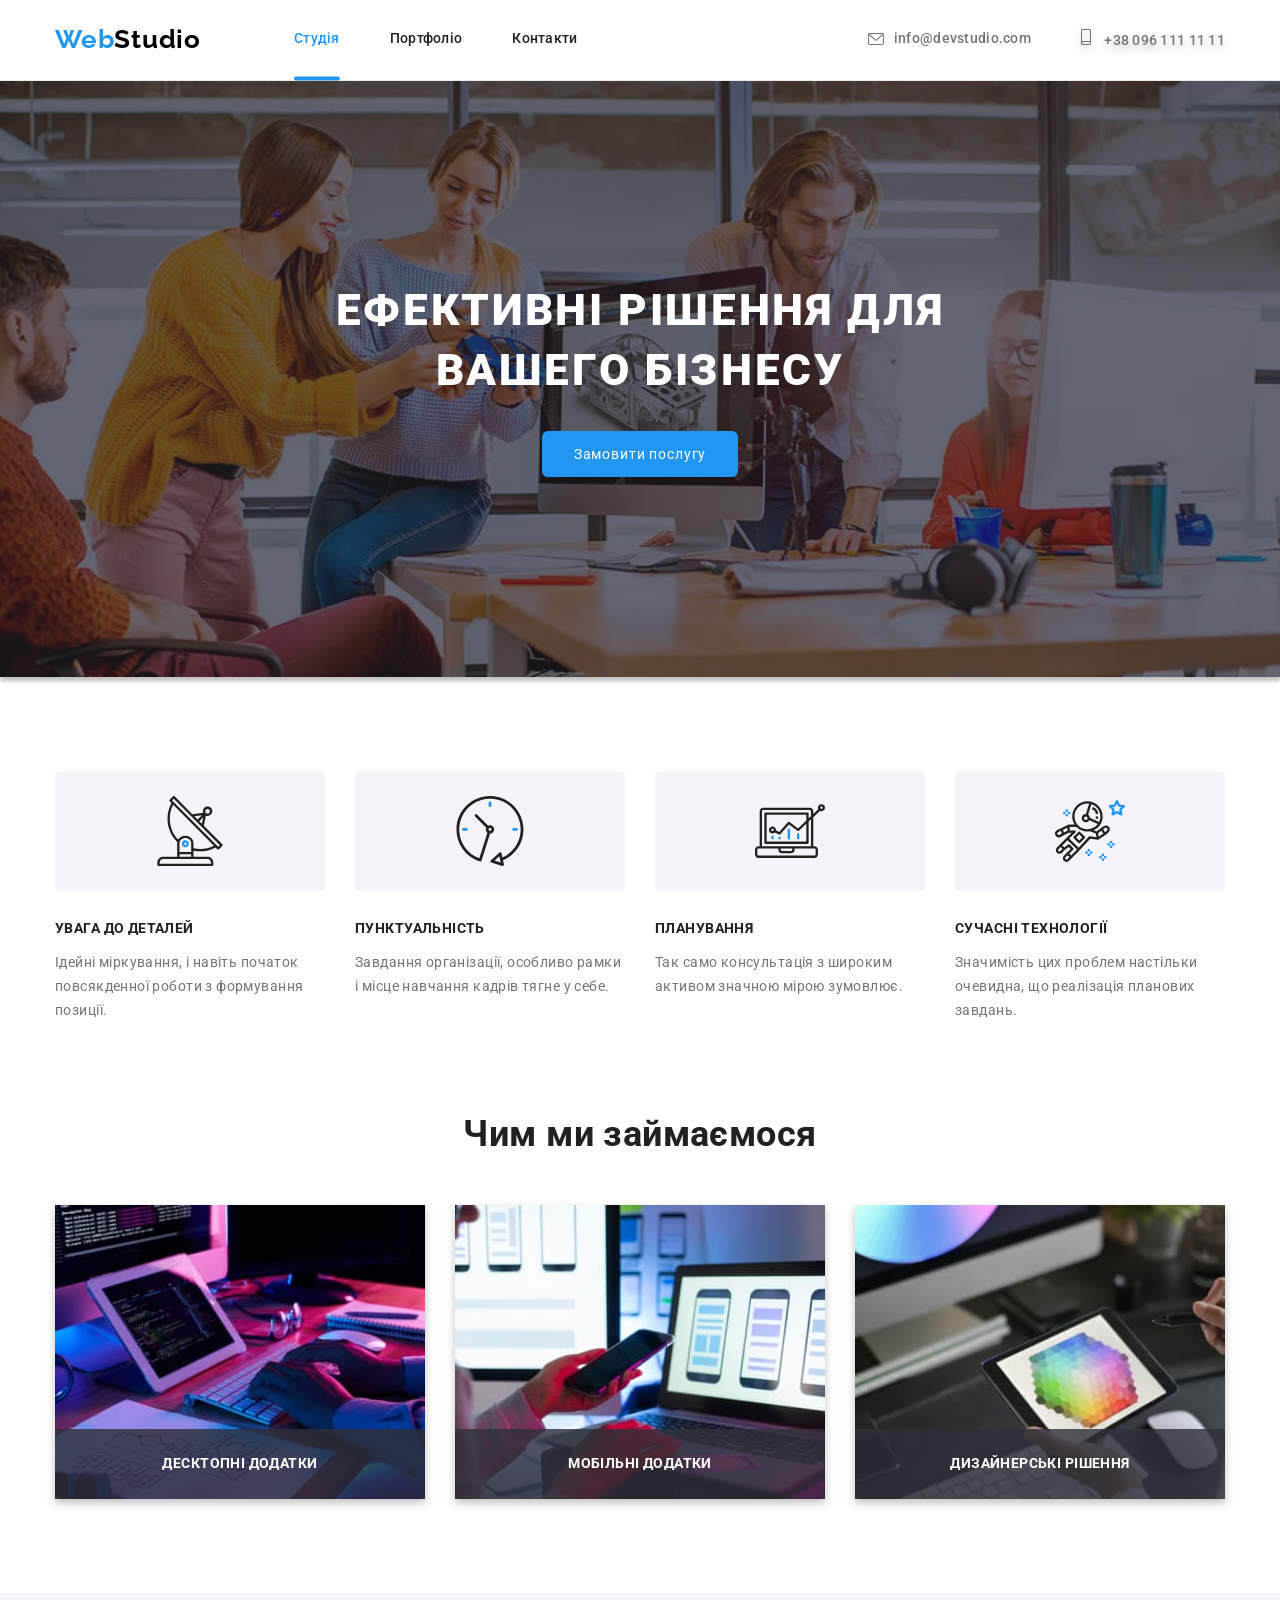
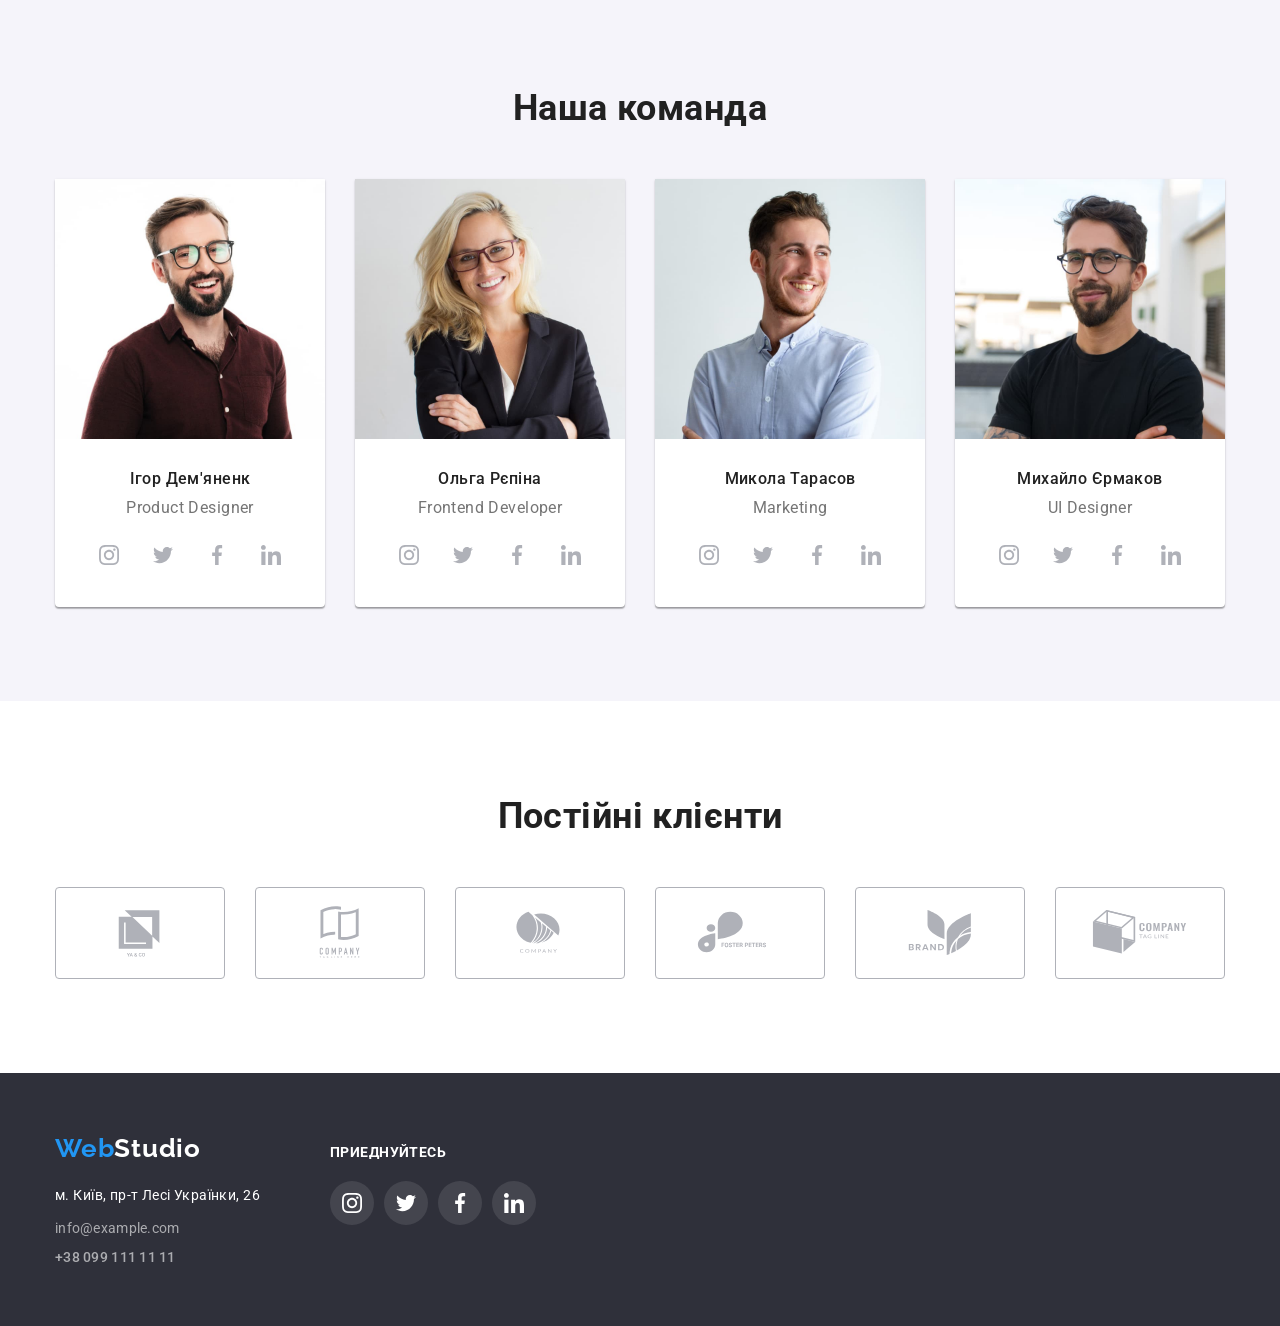
<file: index.html>
<!DOCTYPE html>

<html lang="ua">
  <head>
    <meta charset="UTF-8" />
    <meta http-equiv="X-UA-Compatible" content="IE=edge" />
    <meta name="viewport" content="width=device-width, initial-scale-1.0" />
    <title>Вебстудия</title>
    <link
      rel="stylesheet"
      href="https://cdn.jsdelivr.net/npm/modern-normalize@1.1.0/modern-normalize.min.css"
    />
    <link rel="preconnect" href="https://fonts.googleapis.com" />
    <link rel="preconnect" href="https://fonts.gstatic.com" crossorigin />
    <link
      href="https://fonts.googleapis.com/css2?family=Montserrat:ital,wght@1,300;1,600&family=Raleway:wght@700&family=Roboto:wght@400;500;700;900&display=swap"
      rel="stylesheet"
    />
    <link rel="stylesheet" href="./CSS/styles.css" />
  </head>
  <body>
    <!-- header -->
    <header class="page-header">
      <div class="container page-header-container">
        <nav class="navigation">
          <a class="link logo" href="./index.html" lang="en"
            ><span class="web">Web</span>Studio</a
          >
          <ul class="menu list">
            <li class="menu-item">
              <a
                class="menu-link link background-studio current"
                href="./index.html"
                >Студія</a
              >
            </li>
            <li class="menu-item">
              <a class="menu-link link" href="./portfolio.html">Портфоліо</a>
            </li>
            <li class="menu-item">
              <a class="menu-link link" href="">Контакти</a>
            </li>
          </ul>
        </nav>
        <ul class="contacts list">
          <li class="header-menu-contact">
            <a
              class="contact-mail link mail-theme-light"
              href="mailto:info@devstudio.com"
            >
              <svg class="mail-icon" width="16" height="12">
                <use href="./images/sprite.svg#icon-mailsvg"></use>
              </svg>
              info@devstudio.com</a
            >
          </li>
          <li class="header-menu-contact">
            <a
              class="phone-number link phone-number-theme-light shadow-phone"
              href="tel:+380961111111"
            >
              <svg class="phone-icon" width="10" height="16">
                <use href="./images/sprite.svg#icon-smartphonesvg"></use>
              </svg>
              +38 096 111 11 11</a
            >
          </li>
        </ul>
      </div>
    </header>
    <!-- HERO -->
    <main>
      <section class="hero section">
        <div class="container hero-container">
          <!-- button -->
          <h1 class="main-title">Ефективні рішення для вашего бізнесу</h1>
          <div class="hero-button">
            <button class="modal-btn" type="button" data-modal-open>
              Замовити послугу
            </button>
          </div>
        </div>
      </section>
      <!-- our qualities -->
      <section class="our-qualities section">
        <div class="container">
          <h2 hidden>Наші позитивні якості</h2>
          <ul class="list-qualities list">
            <li class="quality-name">
              <div class="logo-container">
                <svg class="logo-icon" width="70px" height="70px">
                  <use href="./images/sprite.svg#icon-antennasvg"></use>
                </svg>
              </div>
              <h3 class="quality-title">Увага до деталей</h3>
              <p class="description-quality">
                Ідейні міркування, і навіть початок повсякденної роботи з
                формування позиції.
              </p>
            </li>
            <li class="quality-name">
              <div class="logo-container">
                <svg class="logo-icon" width="70px" height="70px">
                  <use href="./images/sprite.svg#icon-clocksvg"></use>
                </svg>
              </div>

              <h3 class="quality-title">Пунктуальність</h3>
              <p class="description-quality">
                Завдання організації, особливо рамки і місце навчання кадрів
                тягне у себе.
              </p>
            </li>
            <li class="quality-name">
              <div class="logo-container">
                <svg class="logo-icon" width="70px" height="70px">
                  <use href="./images/sprite.svg#icon-diagramsvg"></use>
                </svg>
              </div>

              <h3 class="quality-title">Планування</h3>
              <p class="description-quality">
                Так само консультація з широким активом значною мірою зумовлює.
              </p>
            </li>
            <li class="quality-name">
              <div class="logo-container">
                <svg class="logo-icon" width="70px" height="70px">
                  <use href="./images/sprite.svg#icon-astronautsvg"></use>
                </svg>
              </div>

              <h3 class="quality-title">Сучасні технології</h3>
              <p class="description-quality">
                Значимість цих проблем настільки очевидна, що реалізація
                планових завдань.
              </p>
            </li>
          </ul>
        </div>
      </section>
      <!-- our work -->
      <section class="our-work section">
        <div class="container">
          <h2 class="section-title">Чим ми займаємося</h2>
          <ul class="list-work list">
            <li class="img-work">
              <div class="desktop-app">
                <img
                  class="image-about-work"
                  src="./images/our-work/work1.jpg"
                  alt="человек разрабатывает сайт"
                  width="370"
                  height="294"
                />
                <p class="application">Десктопні додатки</p>
              </div>
            </li>
            <li class="img-work">
              <div class="mobile-app">
                <img
                  class="image-about-work"
                  src="./images/our-work/work2.jpg"
                  alt="человек разрабатывает сайт"
                  width="370"
                  height="294"
                />
                <p class="application">Мобільні додатки</p>
              </div>
            </li>
            <li class="img-work">
              <div class="desiner-solutions">
                <img
                  class="image-about-work"
                  src="./images/our-work/work3.jpg"
                  alt="человек разрабатывает сайт"
                  width="370"
                  height="294"
                />
                <p class="application">Дизайнерські рішення</p>
              </div>
            </li>
          </ul>
        </div>
      </section>
      <!-- work team -->
      <section class="work-teame section">
        <div class="container">
          <h2 class="section-title">Наша команда</h2>
          <ul class="teame-members list">
            <li class="employees">
              <img
                class="image-employee"
                src="./images/work-teame/prodesigner.jpg"
                alt="Игорь Демьяненко"
                width="270"
                height="260"
              />
              <h3 class="team-position">Ігор Дем'яненк</h3>
              <p class="post" lang="en">Product Designer</p>
              <ul class="social-list list">
                <li class="social-list-item">
                  <a href="" class="social-list-link instagram">
                    <svg
                      class="social-list-icon icon-instagram"
                      width="20"
                      height="20"
                    >
                      <use href="./images/sprite.svg#icon-instagramsvg"></use>
                    </svg>
                  </a>
                </li>
                <li class="social-list-item">
                  <a href="" class="social-list-link">
                    <svg class="social-list-icon" width="20" height="20">
                      <use href="./images/sprite.svg#icon-twittersvg"></use>
                    </svg>
                  </a>
                </li>
                <li class="social-list-item">
                  <a href="" class="social-list-link">
                    <svg class="social-list-icon" width="20" height="20">
                      <use href="./images/sprite.svg#icon-facebooksvg"></use>
                    </svg>
                  </a>
                </li>
                <li class="social-list-item">
                  <a href="" class="social-list-link">
                    <svg class="social-list-icon" width="20" height="20">
                      <use href="./images/sprite.svg#icon-linkedinsvg"></use>
                    </svg>
                  </a>
                </li>
              </ul>
            </li>
            <li class="employees">
              <img
                class="image-employee"
                src="./images/work-teame/frontdeveloper.jpg"
                alt="Ольга Репина"
                width="270"
                height="260"
              />
              <h3 class="team-position">Ольга Рєпіна</h3>
              <p class="post" lang="en">Frontend Developer</p>
              <ul class="social-list list">
                <li class="social-list-item">
                  <a href="" class="social-list-link">
                    <svg class="social-list-icon" width="20" height="20">
                      <use href="./images/sprite.svg#icon-instagramsvg"></use>
                    </svg>
                  </a>
                </li>
                <li class="social-list-item">
                  <a href="" class="social-list-link">
                    <svg class="social-list-icon" width="20" height="20">
                      <use href="./images/sprite.svg#icon-twittersvg"></use>
                    </svg>
                  </a>
                </li>
                <li class="social-list-item">
                  <a href="" class="social-list-link">
                    <svg class="social-list-icon" width="20" height="20">
                      <use href="./images/sprite.svg#icon-facebooksvg"></use>
                    </svg>
                  </a>
                </li>
                <li class="social-list-item">
                  <a href="" class="social-list-link">
                    <svg class="social-list-icon" width="20" height="20">
                      <use href="./images/sprite.svg#icon-linkedinsvg"></use>
                    </svg>
                  </a>
                </li>
              </ul>
            </li>
            <li class="employees">
              <img
                class="image-employee"
                src="./images/work-teame/marketing.jpg"
                alt="Николай Тарасов"
                width="270"
                height="260"
              />

              <h3 class="team-position">Микола Тарасов</h3>
              <p class="post" lang="en">Marketing</p>
              <ul class="social-list list">
                <li class="social-list-item">
                  <a href="" class="social-list-link">
                    <svg class="social-list-icon" width="20" height="20">
                      <use href="./images/sprite.svg#icon-instagramsvg"></use>
                    </svg>
                  </a>
                </li>
                <li class="social-list-item">
                  <a href="" class="social-list-link">
                    <svg class="social-list-icon" width="20" height="20">
                      <use href="./images/sprite.svg#icon-twittersvg"></use>
                    </svg>
                  </a>
                </li>
                <li class="social-list-item">
                  <a href="" class="social-list-link">
                    <svg class="social-list-icon" width="20" height="20">
                      <use href="./images/sprite.svg#icon-facebooksvg"></use>
                    </svg>
                  </a>
                </li>
                <li class="social-list-item">
                  <a href="" class="social-list-link">
                    <svg class="social-list-icon" width="20" height="20">
                      <use href="./images/sprite.svg#icon-linkedinsvg"></use>
                    </svg>
                  </a>
                </li>
              </ul>
            </li>
            <li class="employees">
              <img
                class="image-employee"
                src="./images/work-teame/uidesigner.jpg"
                alt="Михаил Ермаков"
                width="270"
                height="260"
              />
              <h3 class="team-position">Михайло Єрмаков</h3>
              <p class="post" lang="en">UI Designer</p>
              <ul class="social-list list">
                <li class="social-list-item">
                  <a href="" class="social-list-link">
                    <svg class="social-list-icon" width="20" height="20">
                      <use href="./images/sprite.svg#icon-instagramsvg"></use>
                    </svg>
                  </a>
                </li>
                <li class="social-list-item">
                  <a href="" class="social-list-link">
                    <svg class="social-list-icon" width="20" height="20">
                      <use href="./images/sprite.svg#icon-twittersvg"></use>
                    </svg>
                  </a>
                </li>
                <li class="social-list-item">
                  <a href="" class="social-list-link">
                    <svg class="social-list-icon" width="20" height="20">
                      <use href="./images/sprite.svg#icon-facebooksvg"></use>
                    </svg>
                  </a>
                </li>
                <li class="social-list-item">
                  <a href="" class="social-list-link">
                    <svg class="social-list-icon" width="20" height="20">
                      <use href="./images/sprite.svg#icon-linkedinsvg"></use>
                    </svg>
                  </a>
                </li>
              </ul>
            </li>
          </ul>
        </div>
      </section>
    </main>

    <!--our clients-->

    <section class="section">
      <div class="container clients-container">
        <h2 class="section-title">Постійні клієнти</h2>
        <ul class="clients-list list">
          <li class="clients-list-item">
            <a href="" class="clients-list-link">
              <svg class="clients-list-icon" width="106" height="60">
                <use href="./images/sprite.svg#icon-yacosvg"></use>
              </svg>
            </a>
          </li>
          <li class="clients-list-item">
            <a href="" class="clients-list-link"
              ><svg class="clients-list-icon" width="106" height="60">
                <use href="./images/sprite.svg#icon-company-booksvg"></use>
              </svg>
            </a>
          </li>
          <li class="clients-list-item">
            <a href="" class="clients-list-link"
              ><svg class="clients-list-icon" width="106" height="60">
                <use href="./images/sprite.svg#icon-companysvg"></use>
              </svg>
            </a>
          </li>
          <li class="clients-list-item">
            <a href="" class="clients-list-link"
              ><svg class="clients-list-icon" width="106" height="60">
                <use href="./images/sprite.svg#icon-foster-peterssvg"></use>
              </svg>
            </a>
          </li>
          <li class="clients-list-item">
            <a href="" class="clients-list-link"
              ><svg class="clients-list-icon" width="106" height="60">
                <use href="./images/sprite.svg#icon-brandsvg"></use>
              </svg>
            </a>
          </li>
          <li class="clients-list-item">
            <a href="" class="clients-list-link"
              ><svg class="clients-list-icon" width="106" height="60">
                <use href="./images/sprite.svg#icon-tac-linesvg"></use>
              </svg>
            </a>
          </li>
        </ul>
      </div>
    </section>

    <!-- footer -->
    <footer class="page-footer">
      <div class="container footer-container">
        <div class="contact-container">
          <a class="logo link footer-logo" href="" lang="en"
            ><span class="web">Web</span
            ><span class="logo-them-dark">Studio</span>
          </a>
          <address class="address">
            <ul class="list footer-contact">
              <li class="footer-menu-contact">
                <a
                  class="google-maps link"
                  href="https://goo.gl/maps/hXsa1kEKAmFXyF3AA"
                  target="_blank"
                  rel="noopener noreferrer"
                  >м. Київ, пр-т Лесі Українки, 26</a
                >
              </li>
              <li class="footer-menu-contact">
                <a
                  class="contact-mail link mail-theme-dark"
                  href="mailto:info@example.com"
                  >info@example.com</a
                >
              </li>
              <li class="footer-menu-contact">
                <a
                  class="phone-number link phone-number-theme-dark"
                  href="tel:+380991111111"
                  >+38 099 111 11 11</a
                >
              </li>
            </ul>
          </address>
        </div>
        <div class="social-list-container">
          <p class="join-us">Приеднуйтесь</p>
          <ul class="footer-social-list list">
            <li class="footer-icon-list">
              <a href="" class="footer-social-list-link social-list-them-dark">
                <svg class="footer-icon">
                  <use href="./images/sprite.svg#icon-instagramsvg"></use>
                </svg>
              </a>
            </li>
            <li class="footer-icon-list">
              <a
                href=""
                class="footer-social-list-link social-list-them-dark twitter"
              >
                <svg class="footer-icon">
                  <use href="./images/sprite.svg#icon-twittersvg"></use>
                </svg>
              </a>
            </li>
            <li class="footer-icon-list">
              <a href="" class="footer-social-list-link social-list-them-dark">
                <svg class="footer-icon">
                  <use href="./images/sprite.svg#icon-facebooksvg"></use>
                </svg>
              </a>
            </li>
            <li class="footer-icon-list">
              <a href="" class="footer-social-list-link social-list-them-dark">
                <svg class="footer-icon">
                  <use href="./images/sprite.svg#icon-linkedinsvg"></use>
                </svg>
              </a>
            </li>
          </ul>
        </div>
      </div>
    </footer>
    <div class="backdrop is-hidden" data-modal>
      <div class="modal">
        <button type="button" class="modal-close-btn" data-modal-close>
          <svg class="modal-close-btn-icon" width="18" height="18">
            <use href="./images/sprite.svg#icon-close-modalsvg"></use>
          </svg>
        </button>
      </div>
    </div>
    <script src="./js/modal.js"></script>
  </body>
</html>
</file>
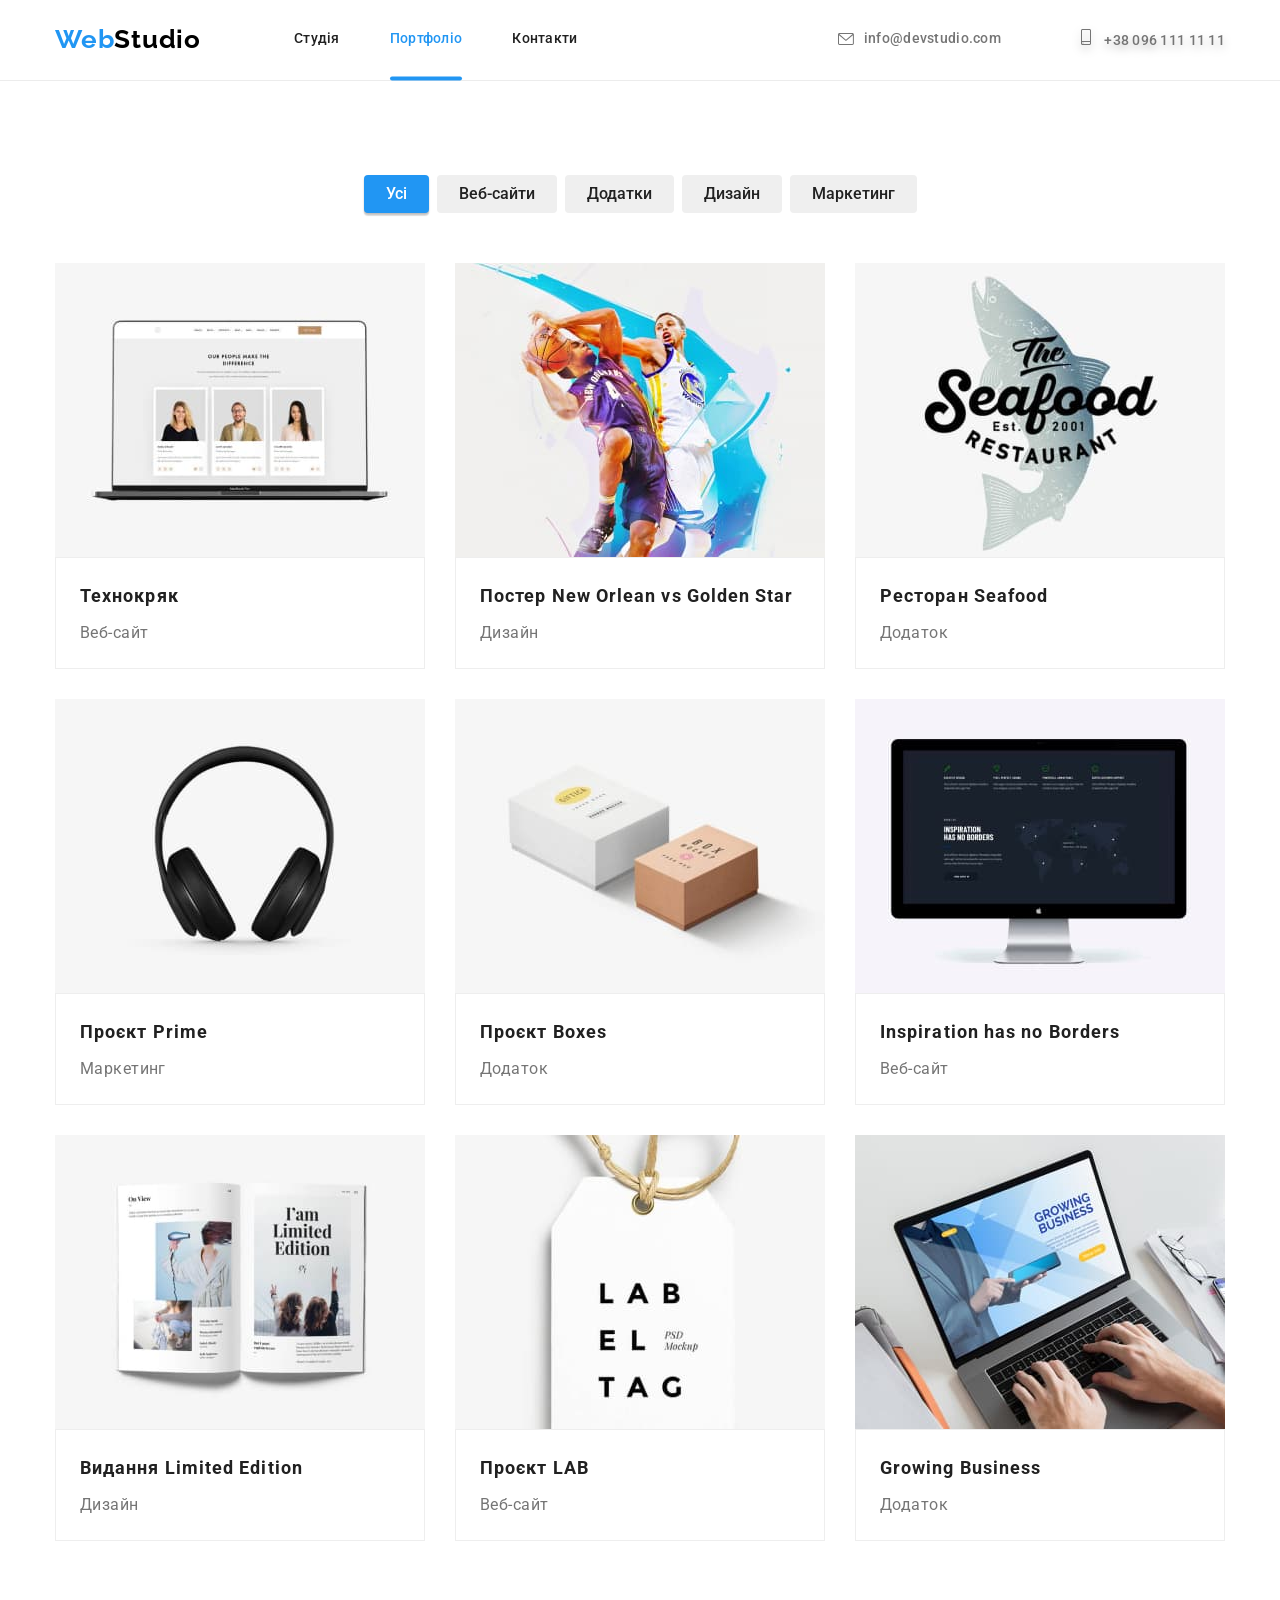
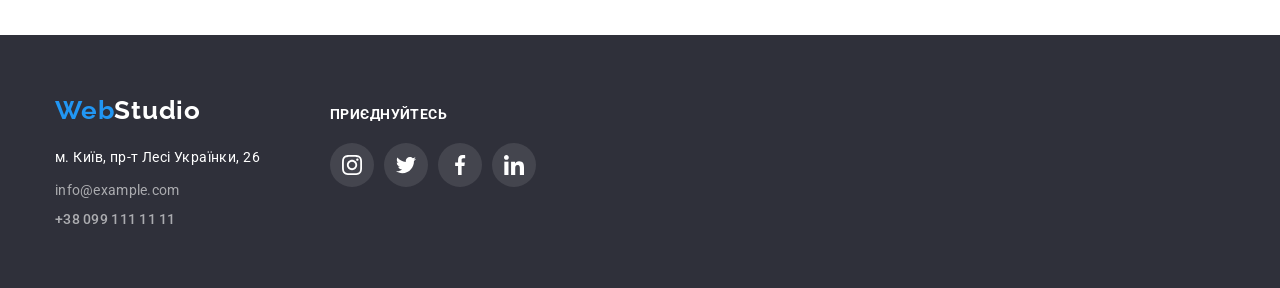
<file: portfolio.html>
<!DOCTYPE html>
<html lang="ua">
  <head>
    <meta charset="UTF-8" />
    <meta http-equiv="X-UA-Compatible" content="IE=edge" />
    <meta name="viewport" content="width=device-width, initial-scale=1.0" />
    <title>Портфолио Вубстудии</title>
    <link
      rel="stylesheet"
      href="https://cdn.jsdelivr.net/npm/modern-normalize@1.1.0/modern-normalize.min.css"
    />
    <link rel="preconnect" href="https://fonts.googleapis.com" />
    <link rel="preconnect" href="https://fonts.gstatic.com" crossorigin />
    <link
      href="https://fonts.googleapis.com/css2?family=Montserrat:ital,wght@1,300;1,600&family=Raleway:wght@700&family=Roboto:wght@400;500;700;900&display=swap"
      rel="stylesheet"
    />
    <link rel="stylesheet" href="./CSS/styles.css" />
  </head>
  <body>
    <!-- header -->
    <header class="page-header">
      <div class="container page-header-container">
        <nav class="navigation">
          <a class="link logo" href="./portfolio.html" lang="en"
            ><span class="web">Web</span>Studio</a
          >
          <ul class="list menu">
            <li class="menu-item">
              <a class="menu-link link" href="./index.html">Студія</a>
            </li>
            <li class="menu-item">
              <a
                class="menu-link link background-portfolio current-portfolio"
                href="./portfolio.html"
                >Портфоліо</a
              >
            </li>
            <li class="menu-item">
              <a class="menu-link link" href="">Контакти</a>
            </li>
          </ul>
        </nav>
        <ul class="contacts list">
          <li class="header-menu-contact header-icon">
            <a
              class="contact-mail link mail-theme-light header-icon"
              href="mailto:info@devstudio.com"
            >
              <svg class="mail-icon" width="16" height="12">
                <use href="./images/sprite.svg#icon-mailsvg"></use>
              </svg>
              info@devstudio.com</a
            >
          </li>
          <li class="header-menu-contact">
            <a
              class="phone-number link phone-number-theme-light shadow-phone"
              href="tel:+380961111111"
            >
              <svg class="phone-icon" width="10" height="16">
                <use href="./images/sprite.svg#icon-smartphonesvg"></use>
              </svg>
              +38 096 111 11 11</a
            >
          </li>
        </ul>
      </div>
    </header>
    <!--main-->
    <main class="completed-work">
      <section class="section">
        <div class="container">
          <h1 hidden>Our works</h1>
          <ul class="button-list list">
            <li class="name-button">
              <button
                class="button-filter button-filter-all secondary-button"
                type="button"
              >
                Усі
              </button>
            </li>
            <li class="name-button">
              <button class="button-filter secondary-button" type="button">
                Веб-сайти
              </button>
            </li>
            <li class="name-button">
              <button class="button-filter secondary-button" type="button">
                Додатки
              </button>
            </li>
            <li class="name-button">
              <button class="button-filter secondary-button" type="button">
                Дизайн
              </button>
            </li>
            <li class="name-button">
              <button class="button-filter secondary-button" type="button">
                Маркетинг
              </button>
            </li>
          </ul>
          <ul class="examples-of-work list">
            <li class="examples">
              <a href="" class="concrete-work link">
                <div class="examples-img">
                  <img
                    class="page-layout"
                    src="./images/portfolio/technokryak.jpg"
                    alt="Веб-сайт Технокряк"
                    width="370"
                    height="294"
                  />
                  <p class="overlay">
                    Ресурс пропонує комплексні пропозиції з різним рівнем
                    функціоналу та сервісів. Все це дозволить відвідувачу
                    отримати вичерпні відомості про компанію чи приватну особу.
                  </p>
                </div>

                <div class="text-part">
                  <h2 class="name-project">Технокряк</h2>
                  <p class="type-of-work">Веб-сайт</p>
                </div>
              </a>
            </li>

            <li class="examples">
              <a href="" class="concrete-work link">
                <div class="examples-img">
                  <img
                    class="page-layout"
                    src="./images/portfolio/poster.jpg"
                    alt="Постер Нью Орлеан против Золотой звезды"
                    width="370"
                    height="294"
                  />
                  <p class="overlay">
                    Ресурс пропонує комплексні пропозиції з різним рівнем
                    функціоналу та сервісів. Все це дозволить відвідувачу
                    отримати вичерпні відомості про компанію чи приватну особу.
                  </p>
                </div>

                <div class="text-part">
                  <h2 class="name-project">
                    Постер <span lang="en">New Orlean vs Golden Star</span>
                  </h2>
                  <p class="type-of-work">Дизайн</p>
                </div>
              </a>
            </li>
            <li class="examples">
              <a href="" class="concrete-work link">
                <div class="examples-img">
                  <img
                    class="page-layout"
                    src="./images/portfolio/restaurant.jpg"
                    alt="Приложение ресторан Seafood"
                    width="370"
                    height="294"
                  />
                  <p class="overlay">
                    Ресурс пропонує комплексні пропозиції з різним рівнем
                    функціоналу та сервісів. Все це дозволить відвідувачу
                    отримати вичерпні відомості про компанію чи приватну особу.
                  </p>
                </div>

                <div class="text-part">
                  <h2 class="name-project">
                    Ресторан <span lang="en">Seafood</span>
                  </h2>
                  <p class="type-of-work">Додаток</p>
                </div>
              </a>
            </li>
            <li class="examples">
              <a href="" class="concrete-work link">
                <div class="examples-img">
                  <img
                    class="page-layout"
                    src="./images/portfolio/prime.jpg"
                    alt="Маркетинговый проект Prime"
                    width="370"
                    height="294"
                  />
                  <p class="overlay">
                    Ресурс пропонує комплексні пропозиції з різним рівнем
                    функціоналу та сервісів. Все це дозволить відвідувачу
                    отримати вичерпні відомості про компанію чи приватну особу.
                  </p>
                </div>

                <div class="text-part">
                  <h2 class="name-project">
                    Проєкт <span lang="en">Prime</span>
                  </h2>
                  <p class="type-of-work">Маркетинг</p>
                </div>
              </a>
            </li>
            <li class="examples">
              <a href="" class="concrete-work link">
                <div class="examples-img">
                  <img
                    class="page-layout"
                    src="./images/portfolio/boxes.jpg"
                    alt="Приложение проект Boxes"
                    width="370"
                    height="294"
                  />
                  <p class="overlay">
                    Ресурс пропонує комплексні пропозиції з різним рівнем
                    функціоналу та сервісів. Все це дозволить відвідувачу
                    отримати вичерпні відомості про компанію чи приватну особу.
                  </p>
                </div>

                <div class="text-part">
                  <h2 class="name-project">
                    Проєкт <span lang="en">Boxes</span>
                  </h2>
                  <p class="type-of-work">Додаток</p>
                </div>
              </a>
            </li>
            <li class="examples">
              <a href="" class="concrete-work link">
                <div class="examples-img">
                  <img
                    class="page-layout"
                    src="./images/portfolio/ihnb.jpg"
                    alt="Веб-сайт Inspiration has no Borders"
                    width="370"
                    height="294"
                  />
                  <p class="overlay">
                    Ресурс пропонує комплексні пропозиції з різним рівнем
                    функціоналу та сервісів. Все це дозволить відвідувачу
                    отримати вичерпні відомості про компанію чи приватну особу.
                  </p>
                </div>

                <div class="text-part">
                  <h2 class="name-project" lang="en">
                    Inspiration has no Borders
                  </h2>
                  <p class="type-of-work">Веб-сайт</p>
                </div>
              </a>
            </li>
            <li class="examples">
              <a href="" class="concrete-work link">
                <div class="examples-img">
                  <img
                    class="page-layout"
                    src="./images/portfolio/limited.jpg"
                    alt="Дизайнерское издание Limited Edition"
                    width="370"
                    height="294"
                  />
                  <p class="overlay">
                    Ресурс пропонує комплексні пропозиції з різним рівнем
                    функціоналу та сервісів. Все це дозволить відвідувачу
                    отримати вичерпні відомості про компанію чи приватну особу.
                  </p>
                </div>

                <div class="text-part">
                  <h2 class="name-project">
                    Видання <span lang="en">Limited Edition</span>
                  </h2>
                  <p class="type-of-work">Дизайн</p>
                </div>
              </a>
            </li>
            <li class="examples">
              <a href="" class="concrete-work link">
                <div class="examples-img">
                  <img
                    class="page-layout"
                    src="./images/portfolio/lab.jpg"
                    alt="Мфркетинговый Проект LAB"
                    width="370"
                    height="294"
                  />
                  <p class="overlay">
                    Ресурс пропонує комплексні пропозиції з різним рівнем
                    функціоналу та сервісів. Все це дозволить відвідувачу
                    отримати вичерпні відомості про компанію чи приватну особу.
                  </p>
                </div>

                <div class="text-part">
                  <h2 class="name-project">Проєкт LAB</h2>
                  <p class="type-of-work">Веб-сайт</p>
                </div>
              </a>
            </li>
            <li class="examples">
              <a href="" class="concrete-work link">
                <div class="examples-img">
                  <img
                    class="page-layout"
                    src="./images/portfolio/business.jpg"
                    alt="Приложение Growing Business"
                    width="370"
                    height="294"
                  />
                  <p class="overlay">
                    Ресурс пропонує комплексні пропозиції з різним рівнем
                    функціоналу та сервісів. Все це дозволить відвідувачу
                    отримати вичерпні відомості про компанію чи приватну особу.
                  </p>
                </div>

                <div class="text-part">
                  <h2 class="name-project" lang="en">Growing Business</h2>
                  <p class="type-of-work">Додаток</p>
                </div>
              </a>
            </li>
          </ul>
        </div>
      </section>
    </main>
    <!--footer-->
    <footer class="page-footer">
      <div class="container footer-container">
        <div class="contact-container">
          <a class="logo link footer-logo" href="" lang="en"
            ><span class="web">Web</span
            ><span class="logo-them-dark">Studio</span>
          </a>
          <address class="address">
            <ul class="list footer-contact">
              <li class="footer-menu-contact">
                <a
                  class="google-maps link"
                  href="https://goo.gl/maps/hXsa1kEKAmFXyF3AA"
                  target="_blank"
                  rel="noopener noreferrer"
                  >м. Київ, пр-т Лесі Українки, 26</a
                >
              </li>
              <li class="footer-menu-contact">
                <a
                  class="contact-mail link mail-theme-dark"
                  href="mailto:info@example.com"
                  >info@example.com</a
                >
              </li>
              <li class="footer-menu-contact">
                <a
                  class="phone-number link phone-number-theme-dark"
                  href="tel:+380991111111"
                  >+38 099 111 11 11</a
                >
              </li>
            </ul>
          </address>
        </div>
        <div class="social-list-container">
          <p class="join-us">Приєднуйтесь</p>
          <ul class="footer-social-list list">
            <li class="footer-icon-list">
              <a href="" class="footer-social-list-link social-list-them-dark">
                <svg class="footer-icon">
                  <use href="./images/sprite.svg#icon-instagramsvg"></use>
                </svg>
              </a>
            </li>
            <li class="footer-icon-list">
              <a
                href=""
                class="footer-social-list-link social-list-them-dark twitter"
              >
                <svg class="footer-icon">
                  <use href="./images/sprite.svg#icon-twittersvg"></use>
                </svg>
              </a>
            </li>
            <li class="footer-icon-list">
              <a href="" class="footer-social-list-link social-list-them-dark">
                <svg class="footer-icon">
                  <use href="./images/sprite.svg#icon-facebooksvg"></use>
                </svg>
              </a>
            </li>
            <li class="footer-icon-list">
              <a href="" class="footer-social-list-link social-list-them-dark">
                <svg class="footer-icon">
                  <use href="./images/sprite.svg#icon-linkedinsvg"></use>
                </svg>
              </a>
            </li>
          </ul>
        </div>
      </div>
    </footer>
  </body>
</html>
</file>
<file: CSS/styles.css>
:root {
  --primary-font: Roboto, sans-serif;
  --secondary-font: "Raleway", sans-serif;
  --primary-text-color: #212121;
  --secondary-text-color: #757575;
  --tertary-text-color: #ffffff;
  --accent-color: #2196f3;
  --primary-background: #ffffff;
  --secondary-background: #2f303a;
  --transition-duration: 250ms;
  --transition-function: cubic-bezier(0.4, 0, 0.2, 1);
}

.list {
  list-style: none;
}

.link {
  text-decoration: none;
}

h1,
h2,
h2,
p {
  margin-top: 0;
  margin-bottom: 0;
}

ul {
  margin-top: 0;
  margin-bottom: 0;
  padding-left: 0;
}

img {
  display: block;
}

button {
  cursor: pointer;
}

body {
  font-family: var(--primary-font);
  color: var(--primary-text-color);
  font-size: 14px;
  letter-spacing: 0.03em;
  background-color: var(--primary-background);
}

.section {
  padding-top: 94px;
  padding-bottom: 94px;
}

/*=============HEADER==============*/

.container {
  width: 1200px;
  margin-left: auto;
  margin-right: auto;
  padding-left: 15px;
  padding-right: 15px;
}

.page-header {
  padding-top: 24px;
  padding-bottom: 25px;
  border-bottom: 1px solid #ececec;
}

.page-header-container {
  display: flex;
  align-items: center;
}

.navigation {
  display: flex;
  align-items: center;
}

.menu {
  display: flex;
  align-items: center;
}

.contacts {
  display: flex;
  align-items: center;
  margin-left: auto;
}

.logo {
  font-family: var(--secondary-font);
  font-weight: 700;
  font-size: 26px;
  line-height: 1.19;
  letter-spacing: 0.03em;
  color: #000000;
}

.logo {
  margin-right: 93px;
}

.header-icon {
  margin-right: 30px;
}

.menu-item:not(:last-child) {
  margin-right: 50px;
}

.mail-icon {
  align-items: center;
  fill: currentColor;
  margin-right: 10px;
}

.contact-mail {
  display: block;
  font-weight: 500;
  line-height: 1.14;
  letter-spacing: 0.02em;
  color: var(--secondary-text-color);

  transition: color 250ms var(--transition-function);
}

.contact-mail:hover,
.contact-mail:focus {
  color: var(--accent-color);
}

.mail-theme-light {
  display: flex;
  align-items: center;
  color: var(--secondary-text-color);
}

.phone-number {
  display: block;
  font-weight: 500;
  line-height: 1.14;
  letter-spacing: 0.02em;
  color: var(--secondary-text-color);

  transition: color 250ms var(--transition-function);
}

.phone-number:hover,
.phone-number:focus {
  color: var(--accent-color);
}

.phone-icon {
  align-items: center;
  fill: currentColor;
  margin-right: 10px;
}

.phone-number-theme-light {
  color: var(--secondary-text-color);
}

.shadow-phone {
  filter: drop-shadow(0px 4px 4px rgba(0, 0, 0, 0.25));
}

.menu-link {
  position: relative;
  display: block;
  /*margin-bottom: -1px;*/
  font-weight: 500;
  line-height: 1.14;
  letter-spacing: 0.02em;
  color: var(--primary-text-color);

  transition: color 250ms var(--transition-function);
}

.menu-link:hover,
.menu-link:focus {
  color: var(--accent-color);
}

.background-studio,
.background-portfolio {
  color: var(--accent-color);
}

.menu-link .line:hover::after {
  background-color: var(--accent-color);
}

.menu-link .line {
  background-color: var(--accent-color);
}

.current::after {
  position: absolute;
  content: "";
  display: block;
  width: 100%;
  height: 4px;
  left: 0;
  bottom: 0;
  color: var(--accent-color);
  background-color: var(--accent-color);
  border-radius: 2px;

  transform: translate(0%, 840%);
}

.header-menu-contact:not(:last-child) {
  margin-right: 50px;
}

/*=============/HEADER===========*/

/*================HERO===========*/

.hero {
  padding: 200px 0;
  box-shadow: 0px 4px 4px rgb(0 0 0 / 25%);
  background-image: linear-gradient(
      rgba(47, 48, 58, 0.4),
      rgba(47, 48, 58, 0.4)
    ),
    url(../images/hero/background-hero.jpg);
  background-size: cover;
  background-position: center;
  background-repeat: no-repeat;
  max-width: 1600px;
  margin: 0 auto;
  background-color: #c4c4c4;
}

.main-title {
  width: 696px;
  font-weight: 900;
  font-size: 44px;
  line-height: 1.36;
  text-align: center;
  letter-spacing: 0.06em;
  text-transform: uppercase;
  color: var(--tertary-text-color);
  margin-bottom: 30px;
  margin-left: auto;
  margin-right: auto;
}

.hero-button {
  display: flex;
  justify-content: center;
  align-items: center;
}

.modal-btn {
  border: none;
  min-width: 160px;
  padding-top: 10px;
  padding-bottom: 10px;
  padding-left: 32px;
  padding-right: 32px;
  line-height: 1.88;
  display: flex;
  align-items: center;
  text-align: center;
  letter-spacing: 0.06em;
  color: var(--tertary-text-color);
  background-color: var(--accent-color);
  border-radius: 6px;
}

/*===============/HERO==============*/

/*===============COMPONENTS=============*/

/*==========our qualities======*/

.quality-title {
  font-size: 14px;
  line-height: 1.14;
  text-transform: uppercase;
  margin-top: 0;
}

.list-qualities {
  display: flex;
  align-items: center;
  gap: 30px;
}

.quality-name {
  flex-basis: calc((100% - 90px) / 4);
  width: 270px;
  display: block;
  width: 270px;
  height: 248px;
}

.logo-container {
  display: flex;
  justify-content: center;
  align-items: center;
  width: 270px;
  height: 120px;
  background: #f5f4fa;
  border-radius: 4px;
  margin-bottom: 30px;
}

.logo-icon {
  display: flex;
  justify-content: center;
  align-items: center;
}

.description-quality {
  line-height: 1.71;
  color: var(--secondary-text-color);
}

/*===========our work=======*/

.our-work {
  padding-top: 0;
}

.section-title {
  font-size: 36px;
  line-height: 1.17;
  text-align: center;
  margin-bottom: 50px;
}

.img-work {
  flex-basis: calc((100% - 60px) / 3);
}

.img-work:nth-child(3n) {
  margin-right: 0;
}

.img-work {
  filter: drop-shadow(0px 4px 4px rgba(0, 0, 0, 0.25));
}

.desktop-app {
  position: relative;
}

.mobile-app {
  position: relative;
}

.desiner-solutions {
  position: relative;
}

.application {
  position: absolute;
  display: block;
  width: 370px;
  height: 70px;
  left: 0;
  bottom: 0;

  font-family: var(--primary-font);
  font-weight: 700;
  font-size: 14px;
  line-height: 1.14;
  text-align: center;
  text-transform: uppercase;

  color: #ffffff;
  padding-top: 27px;
  padding-bottom: 27px;
  background: rgba(47, 48, 58, 0.8);
}

/*===========work teame========*/

.employees {
  flex-basis: calc((100% - 90px) / 4);
}

.employees:nth-child(3n) {
  margin-right: 0;
}

.employees {
  background: #ffffff;
  box-shadow: 0px 1px 3px rgba(0, 0, 0, 0.12), 0px 1px 1px rgba(0, 0, 0, 0.14),
    0px 2px 1px rgba(0, 0, 0, 0.2);
  border-radius: 0px 0px 4px 4px;
}

.team-position {
  font-weight: 500;
  font-size: 16px;
  line-height: 1.19;
  text-align: center;
  margin-top: 30px;
  margin-bottom: 10px;
}

.post {
  font-size: 16px;
  line-height: 1.19;
  text-align: center;
  color: var(--secondary-text-color);
  margin-top: 10px;
  margin-bottom: 16px;
}

.social-list {
  display: flex;
  justify-content: center;
  gap: 10px;
  padding-bottom: 30px;
}

.social-list-link {
  display: flex;
  justify-content: center;
  align-items: center;
  width: 44px;
  height: 44px;
  border-radius: 50%;
  background-color: #ffffff;
  cursor: pointer;

  transition: background-color 250ms var(--transition-function),
    fill 250ms var(--transition-function);
}

.social-list-link:hover,
.social-list-link:focus {
  background-color: var(--accent-color);
}

.social-list-link:hover .social-list-icon,
.social-list-link:focus .social-list-icon {
  fill: #ffffff;
}

.social-list-icon {
  fill: #afb1b8;
}

/*==========footer========*/

.footer-container {
  display: flex;
  align-items: baseline;
}

.footer-menu-contact:not(:last-child) {
  margin-bottom: 9px;
}

.contact-container {
  margin-right: 70px;
}

.footer-logo {
  margin-right: 0;
  margin-bottom: 20px;
  display: block;
}

.address {
  font-style: normal;
}

.logo-them-dark {
  color: var(--tertary-text-color);
}

.mail-theme-dark {
  color: rgba(255, 255, 255, 0.6);
  flex-direction: column;
  font-weight: 400;
  font-size: 14px;
  line-height: 1.71;
}

.mail-theme-dark:hover,
.mail-theme-dark:focus {
  color: var(--accent-color);
}

.phone-number-theme-dark {
  color: rgba(255, 255, 255, 0.6);
}

.footer-social-list {
  display: flex;
}

.join-us {
  font-family: var(--primary-font);
  font-weight: 700;
  line-height: 1.14;
  letter-spacing: 0.03em;
  text-transform: uppercase;
  color: var(--tertary-text-color);
  margin-bottom: 20px;
}

.footer-icon-list:not(:last-child) {
  margin-right: 10px;
}

.footer-social-list-link {
  display: flex;
  justify-content: center;
  align-items: center;
  width: 44px;
  height: 44px;
  border-radius: 50%;
  background-color: rgba(255, 255, 255, 0.1);

  transition: background-color 250ms var(--transition-function);
}

.footer-social-list-link:hover,
.footer-social-list-link:focus {
  background-color: var(--accent-color);
}

.footer-icon {
  width: 20px;
  height: 20px;
  fill: #ffffff;
}

/*===============/COMPONENTS=============*/

/*===============OUR WORK==============*/

.list-work {
  display: flex;
  flex-wrap: wrap;
  gap: 30px;
}

/*===============/OUR WORK=============*/

/*=============WORK TEAME============*/

.teame-members {
  display: flex;
  flex-wrap: wrap;
  gap: 30px;
}

.work-teame {
  background: #f5f4fa;
}

/*=============/WORK TEAME============*/

/*=============OUR CLIENTS===========*/

.clients-container {
  height: 184px;
}

.clients-list {
  display: flex;
}

.clients-list-item {
  display: flex;
}

.clients-list-item:not(:last-child) {
  margin-right: 30px;
}

.clients-list-link {
  display: flex;
  justify-content: center;
  align-items: center;
  border-color: #afb1b8;
  fill: #afb1b8;
  color: #afb1b8;
  border: 1px solid #afb1b8;
  border-radius: 4px;
  width: 170px;
  height: 92px;

  transition: border-color 250ms var(--transition-function),
    color 250ms var(--transition-function);
}

.clients-list-link:hover,
.clients-list-link:focus {
  border-color: #2196f3;
  fill: #2196f3;
}

.clients-list-icon {
  /*width: 40px;
  height: 52px;*/
  color: currentColor;
}

/*=============/OUR CLIENTS==========*/

/*==============FOTER=============*/

.web {
  color: var(--accent-color);
}

.google-maps {
  line-height: 1.71;
  color: var(--tertary-text-color);
}

.page-footer {
  background-color: var(--secondary-background);
  padding-top: 60px;
  padding-bottom: 60px;
}

/*============/FOOTER==============*/

/*===========MODAL WINDOW============*/

.backdrop {
  position: fixed;
  z-index: 100;
  top: 0;
  left: 0;
  width: 100%;
  height: 100%;
  background: rgba(0, 0, 0, 0.2);

  opacity: 1;
  transform: scale(1);

  transition: opacity var(--transition-duration) var(--transition-function),
    visibility var(--transition-duration) var(--transition-function),
    transform 250ms;
}

.backdrop.is-hidden {
  opacity: 0;
  visibility: hidden;
  pointer-events: none;
}

.modal {
  position: absolute;
  top: 50%;
  left: 50%;
  transform: translate(-50%, -50%);
  width: 528px;
  height: 581px;
  background-color: #ffffff;
  box-shadow: 0px 1px 3px rgba(0, 0, 0, 0.12), 0px 1px 1px rgba(0, 0, 0, 0.14),
    0px 2px 1px rgba(0, 0, 0, 0.2);
  border-radius: 4px 33px 4px 4px;
  filter: drop-shadow(0px 4px 4px rgba(0, 0, 0, 0.25));
}

.modal-close-btn {
  position: absolute;
  top: 8px;
  right: 8px;
  display: flex;
  justify-content: center;
  align-items: center;
  width: 30px;
  height: 30px;
  border-radius: 50%;
  background: #ffffff;
  border: 1px solid rgba(0, 0, 0, 0.1);
  padding: 0;
  filter: drop-shadow(0px 4px 4px rgba(0, 0, 0, 0.25));

  transition: border-color var(--transition-duration) var(--transition-function);
}

/*.modal-close-btn:hover,
.modal-close-btn:focus {
  border-color: var(--accent-color);
}*/

.modal-close-btn:hover .modal-close-btn-icon,
.modal-close-btn:focus .modal-close-btn-icon {
  fill: var(--accent-color);
}

.modal-close-btn-icon {
  transition: fill var(--transition-duration) var(--transition-function);
}

/*===========/MODAL WINDOW============*/

/*===========PORTFOLIO===============*/

.current-portfolio::after {
  position: absolute;
  content: "";
  display: block;
  width: 100%;
  height: 4px;
  left: 0;
  bottom: 0;
  color: var(--accent-color);
  background-color: var(--accent-color);
  border-radius: 2px;

  transform: translate(0%, 840%);
}

.button-list {
  display: flex;
  align-items: center;
  justify-content: center;
  flex-wrap: wrap;
  gap: 8px;
  margin-bottom: 50px;
}

.button-list .button-filter:not(:last-child) {
  margin-bottom: 8px;
}

.secondary-button {
  padding: 6px 22px;
}

.button-filter {
  border: none;
  font-family: inherit;
  font-weight: 500;
  font-size: 16px;
  line-height: 1.63;
  text-align: center;
  cursor: pointer;
  color: var(--primary-text-color);
  border-radius: 4px;
  transition: color var(--transition-duration) var(--transition-function),
    background-color var(--transition-duration) var(--transition-function),
    box-shadow var(--transition-duration) var(--transition-function);
}

.button-filter:hover,
.button-filter:focus {
  background-color: var(--accent-color);
  color: var(--tertary-text-color);
  box-shadow: 0px 3px 1px rgba(0, 0, 0, 0.1), 0px 1px 2px rgba(0, 0, 0, 0.08),
    0px 2px 2px rgba(0, 0, 0, 0.12);
}

.button-filter.button-filter-all {
  background-color: var(--accent-color);
  color: var(--tertary-text-color);
  box-shadow: 0px 3px 1px rgba(0, 0, 0, 0.1), 0px 1px 2px rgba(0, 0, 0, 0.08),
    0px 2px 2px rgba(0, 0, 0, 0.12);
}

.text-part {
  /*padding-top: 20px;
  padding-left: 24px;
  padding-right: 24px;
  padding-bottom: 20px;*/
  border: 1px solid #eeeeee;
  background: #ffffff;
}

.examples-of-work {
  display: flex;
  flex-wrap: wrap;
  gap: 30px;
}

.examples-img {
  position: relative;
  display: block;
  overflow: hidden;
}

.overlay {
  position: absolute;
  left: 0;
  top: 0;
  width: 100%;
  height: 100%;
  transform: translate(0, 100%);
  transition: transform var(--transition-duration) var(--transition-function);
  font-weight: 400;
  font-size: 18px;
  line-height: 1.6;
  padding-top: 63px;
  padding-right: 24px;
  padding-bottom: 63px;
  padding-left: 24px;
  background: rgba(33, 150, 243, 0.9);
  color: var(--tertary-text-color);
}

.concrete-work:hover .overlay,
.concrete-work:focus .overlay {
  transform: translate(0, 0);
}

.name-project {
  font-family: var(--primary-font);
  font-style: normal;
  font-weight: 700;
  font-size: 18px;
  line-height: 2;
  letter-spacing: 0.06em;
  color: var(--primary-text-color);
  margin-bottom: 4px;
  padding-top: 20px;
  padding-left: 24px;
  padding-right: 24px;
}

.type-of-work {
  font-size: 16px;
  line-height: 1.88;
  color: var(--secondary-text-color);
  margin-top: 4px;
  padding-right: 24px;
  padding-left: 24px;
  padding-bottom: 20px;
}

.examples {
  flex-basis: calc((100% - 60px) / 3);
}

.concrete-work {
  display: block;

  transition: box-shadow 250ms var(--transition-function);
}

.examples:nth-last-child(3n) {
  margin-right: 0;
}

.concrete-work:hover,
.concrete-work:focus {
  box-shadow: 0px 1px 1px rgba(0, 0, 0, 0.12), 0px 4px 4px rgba(0, 0, 0, 0.06),
    1px 4px 6px rgba(0, 0, 0, 0.16);
}

/*=============/PORTFOLIO============*/
</file>
